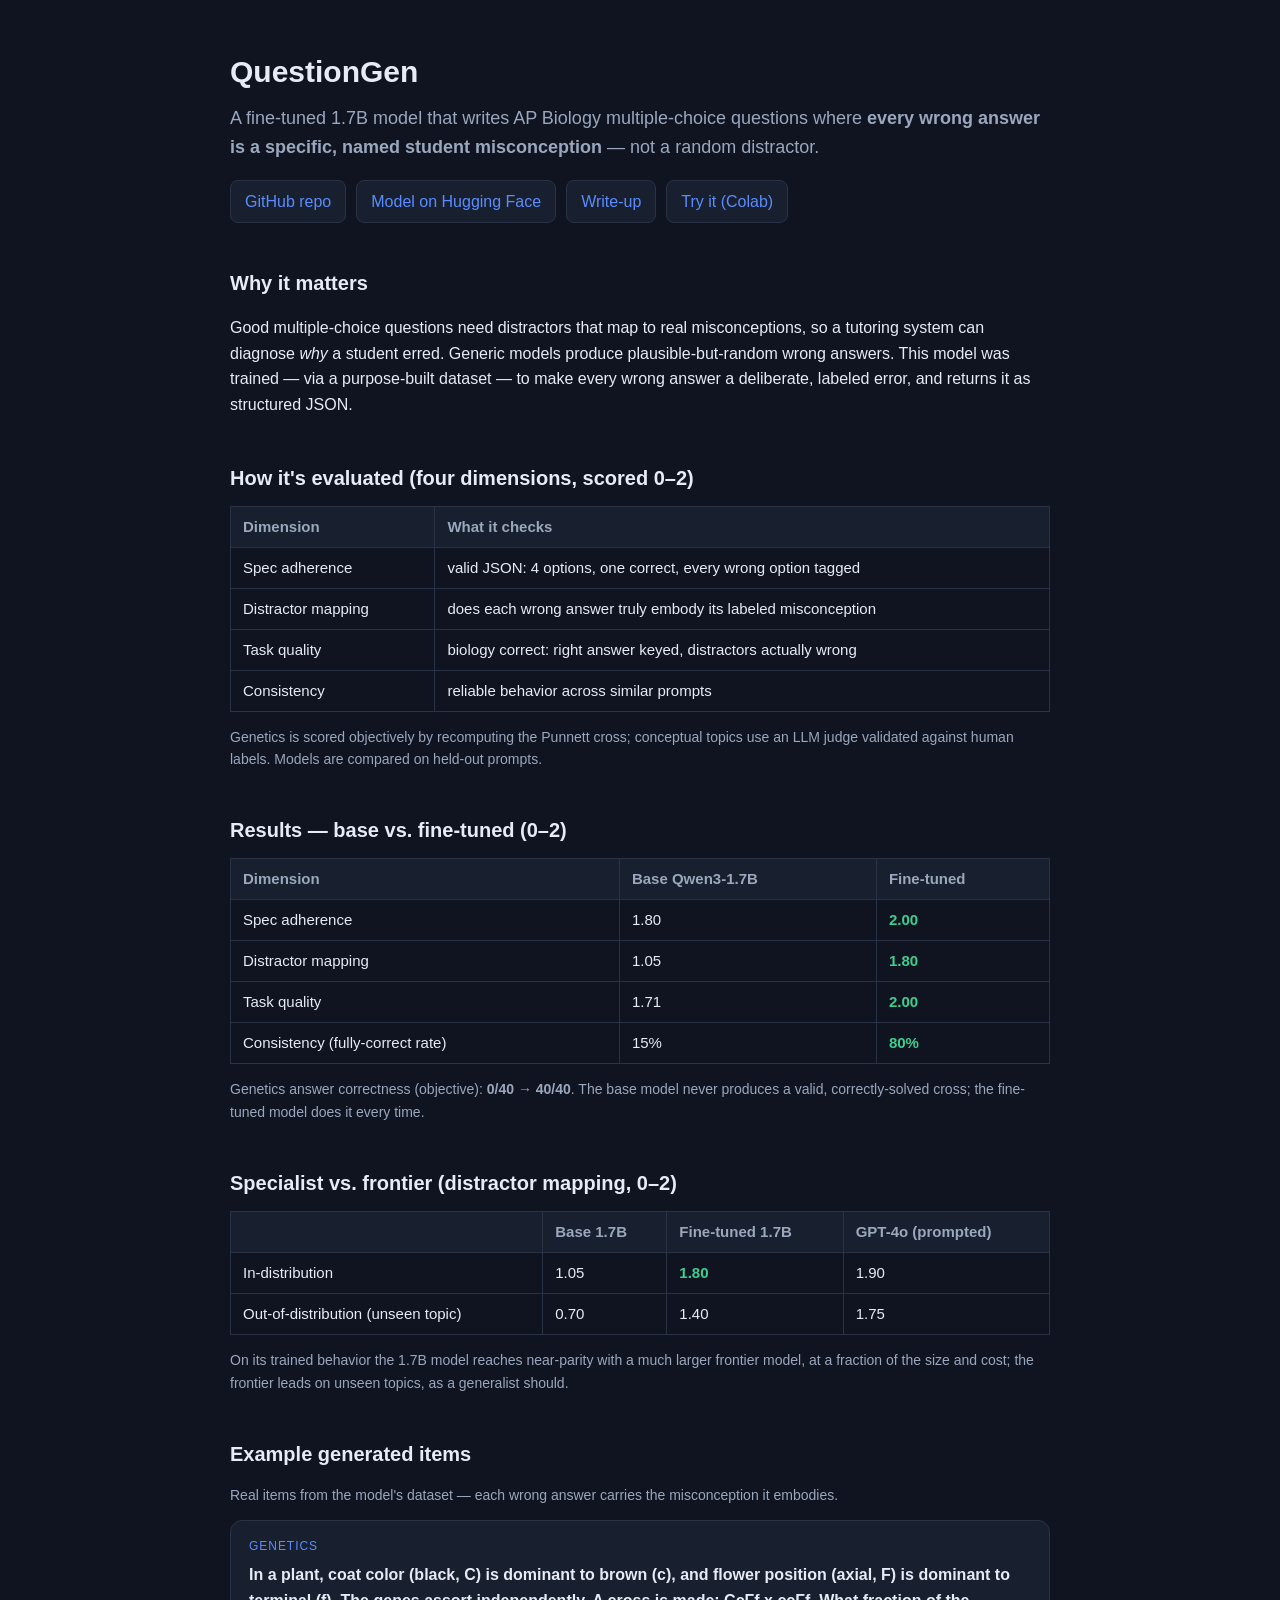
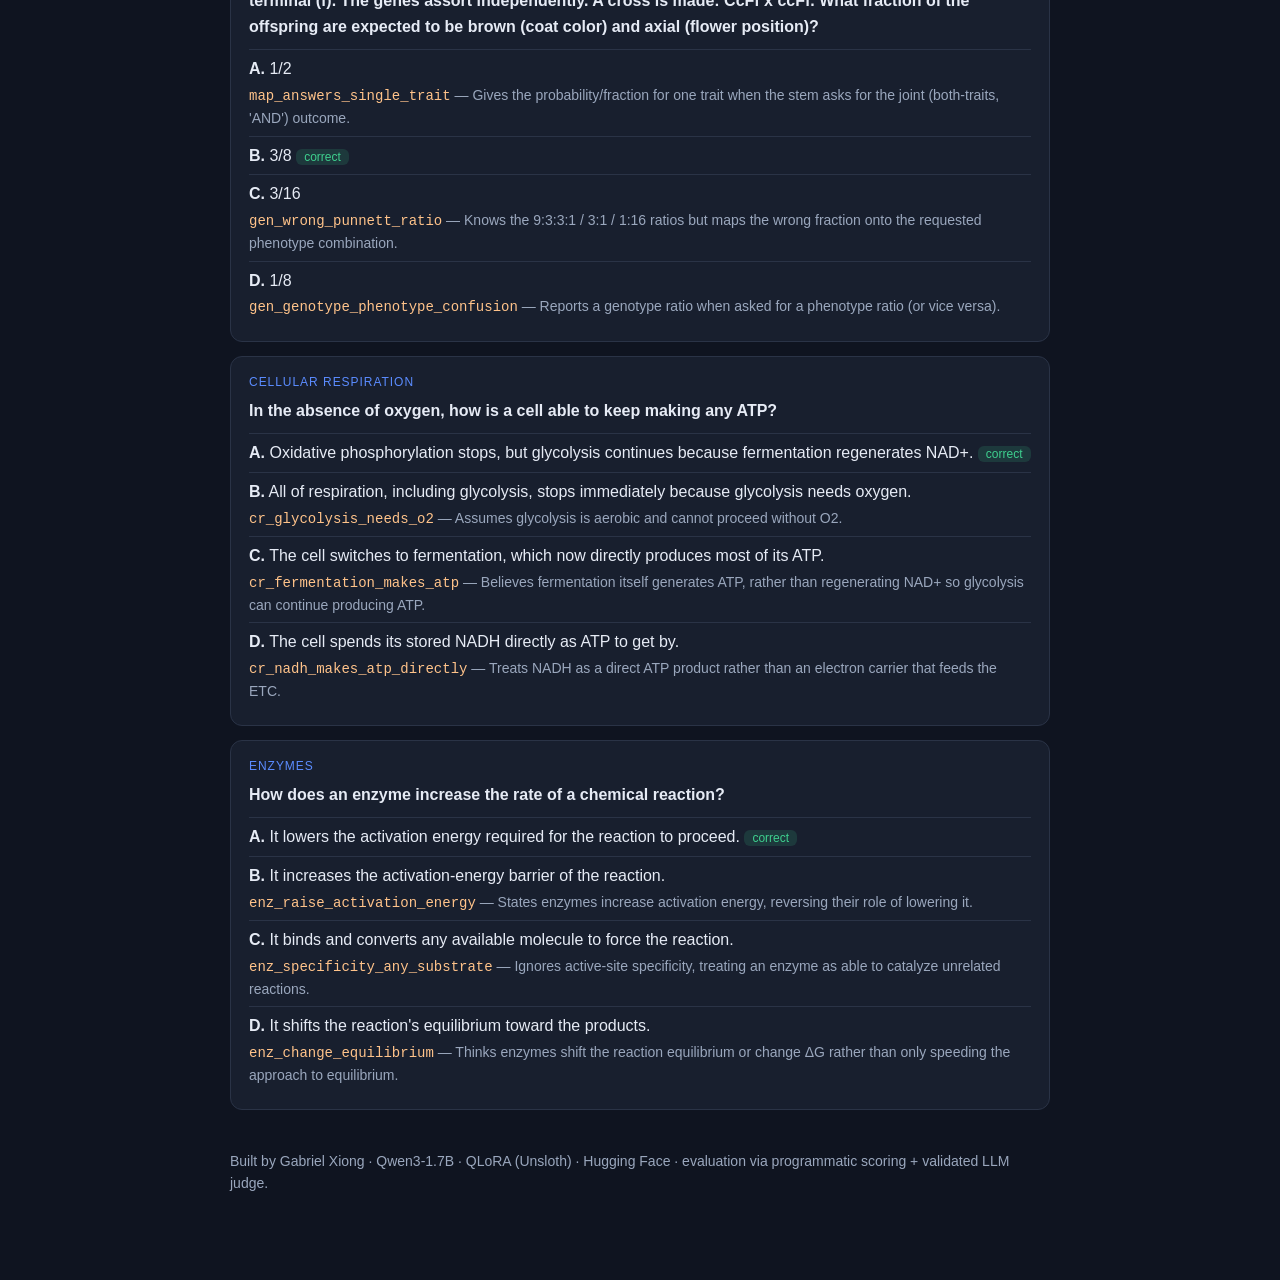
<file: docs/index.html>
<!doctype html>
<html lang="en"><head>
<meta charset="utf-8"><meta name="viewport" content="width=device-width, initial-scale=1">
<title>QuestionGen — misconception-tagged AP Bio question generator</title>
<style>
  :root{--bg:#0f1420;--card:#181f2e;--line:#2a3346;--txt:#e6ebf5;--mut:#9aa7bd;--acc:#5b8cff;--ok:#3ecf8e;}
  *{box-sizing:border-box} body{margin:0;background:var(--bg);color:var(--txt);
    font:16px/1.6 -apple-system,Segoe UI,Roboto,Helvetica,Arial,sans-serif}
  .wrap{max-width:860px;margin:0 auto;padding:48px 20px 80px}
  h1{font-size:30px;margin:0 0 8px} h2{margin:44px 0 12px;font-size:20px}
  .sub{color:var(--mut);font-size:18px;margin:0 0 8px}
  a{color:var(--acc);text-decoration:none} a:hover{text-decoration:underline}
  .links{margin:18px 0 8px;display:flex;gap:10px;flex-wrap:wrap}
  .links a{border:1px solid var(--line);padding:8px 14px;border-radius:8px;background:var(--card)}
  table{border-collapse:collapse;width:100%;margin:8px 0;font-size:15px}
  th,td{border:1px solid var(--line);padding:8px 12px;text-align:left}
  th{background:var(--card);color:var(--mut);font-weight:600}
  td.win{color:var(--ok);font-weight:700}
  .q{background:var(--card);border:1px solid var(--line);border-radius:12px;padding:16px 18px;margin:14px 0}
  .topic{text-transform:uppercase;letter-spacing:.08em;font-size:12px;color:var(--acc);margin-bottom:6px}
  .stem{font-weight:600;margin:0 0 10px}
  .choices{list-style:none;padding:0;margin:0} .choices li{padding:6px 0;border-top:1px solid var(--line)}
  .mis{color:var(--mut);font-size:14px;margin-top:2px} code{color:#ffc38a}
  .badge.ok{background:rgba(62,207,142,.15);color:var(--ok);border-radius:6px;padding:1px 8px;font-size:12px}
  .note{color:var(--mut);font-size:14px}
</style></head>
<body><div class="wrap">
  <h1>QuestionGen</h1>
  <p class="sub">A fine-tuned 1.7B model that writes AP Biology multiple-choice questions
  where <b>every wrong answer is a specific, named student misconception</b> — not a random distractor.</p>
  <div class="links">
    <a href="https://github.com/gabriel-xiong/QuestionGen">GitHub repo</a>
    <a href="https://huggingface.co/gabriel-xiong/apbio-item-generator-qwen3-1.7b-lora">Model on Hugging Face</a>
    <a href="https://github.com/gabriel-xiong/QuestionGen/blob/main/docs/brainlift_generator.md">Write-up</a>
    <a href="https://colab.research.google.com/github/gabriel-xiong/QuestionGen/blob/main/notebooks/try_it.ipynb">Try it (Colab)</a>
  </div>

  <h2>Why it matters</h2>
  <p>Good multiple-choice questions need distractors that map to real misconceptions, so a tutoring
  system can diagnose <i>why</i> a student erred. Generic models produce plausible-but-random wrong
  answers. This model was trained — via a purpose-built dataset — to make every wrong answer a
  deliberate, labeled error, and returns it as structured JSON.</p>

  <h2>How it's evaluated (four dimensions, scored 0–2)</h2>
  <table>
    <tr><th>Dimension</th><th>What it checks</th></tr>
    <tr><td>Spec adherence</td><td>valid JSON: 4 options, one correct, every wrong option tagged</td></tr>
    <tr><td>Distractor mapping</td><td>does each wrong answer truly embody its labeled misconception</td></tr>
    <tr><td>Task quality</td><td>biology correct: right answer keyed, distractors actually wrong</td></tr>
    <tr><td>Consistency</td><td>reliable behavior across similar prompts</td></tr>
  </table>
  <p class="note">Genetics is scored objectively by recomputing the Punnett cross; conceptual topics
  use an LLM judge validated against human labels. Models are compared on held-out prompts.</p>

  <h2>Results — base vs. fine-tuned (0–2)</h2>
  <table>
    <tr><th>Dimension</th><th>Base Qwen3-1.7B</th><th>Fine-tuned</th></tr>
    <tr><td>Spec adherence</td><td>1.80</td><td class="win">2.00</td></tr>
    <tr><td>Distractor mapping</td><td>1.05</td><td class="win">1.80</td></tr>
    <tr><td>Task quality</td><td>1.71</td><td class="win">2.00</td></tr>
    <tr><td>Consistency (fully-correct rate)</td><td>15%</td><td class="win">80%</td></tr>
  </table>
  <p class="note">Genetics answer correctness (objective): <b>0/40 → 40/40</b>. The base model never
  produces a valid, correctly-solved cross; the fine-tuned model does it every time.</p>

  <h2>Specialist vs. frontier (distractor mapping, 0–2)</h2>
  <table>
    <tr><th></th><th>Base 1.7B</th><th>Fine-tuned 1.7B</th><th>GPT-4o (prompted)</th></tr>
    <tr><td>In-distribution</td><td>1.05</td><td class="win">1.80</td><td>1.90</td></tr>
    <tr><td>Out-of-distribution (unseen topic)</td><td>0.70</td><td>1.40</td><td>1.75</td></tr>
  </table>
  <p class="note">On its trained behavior the 1.7B model reaches near-parity with a much larger frontier
  model, at a fraction of the size and cost; the frontier leads on unseen topics, as a generalist should.</p>

  <h2>Example generated items</h2>
  <p class="note">Real items from the model's dataset — each wrong answer carries the misconception it embodies.</p>
  <div class="q"><div class="topic">genetics</div>
<p class="stem">In a plant, coat color (black, C) is dominant to brown (c), and flower position (axial, F) is dominant to terminal (f). The genes assort independently. A cross is made: CcFf x ccFf. What fraction of the offspring are expected to be brown (coat color) and axial (flower position)?</p><ul class="choices">
<li><b>A.</b> 1/2<div class="mis"><code>map_answers_single_trait</code> — Gives the probability/fraction for one trait when the stem asks for the joint (both-traits, &#x27;AND&#x27;) outcome.</div></li>
<li class="correct"><b>B.</b> 3/8 <span class="badge ok">correct</span></li>
<li><b>C.</b> 3/16<div class="mis"><code>gen_wrong_punnett_ratio</code> — Knows the 9:3:3:1 / 3:1 / 1:16 ratios but maps the wrong fraction onto the requested phenotype combination.</div></li>
<li><b>D.</b> 1/8<div class="mis"><code>gen_genotype_phenotype_confusion</code> — Reports a genotype ratio when asked for a phenotype ratio (or vice versa).</div></li>
</ul></div>
<div class="q"><div class="topic">cellular respiration</div>
<p class="stem">In the absence of oxygen, how is a cell able to keep making any ATP?</p><ul class="choices">
<li class="correct"><b>A.</b> Oxidative phosphorylation stops, but glycolysis continues because fermentation regenerates NAD+. <span class="badge ok">correct</span></li>
<li><b>B.</b> All of respiration, including glycolysis, stops immediately because glycolysis needs oxygen.<div class="mis"><code>cr_glycolysis_needs_o2</code> — Assumes glycolysis is aerobic and cannot proceed without O2.</div></li>
<li><b>C.</b> The cell switches to fermentation, which now directly produces most of its ATP.<div class="mis"><code>cr_fermentation_makes_atp</code> — Believes fermentation itself generates ATP, rather than regenerating NAD+ so glycolysis can continue producing ATP.</div></li>
<li><b>D.</b> The cell spends its stored NADH directly as ATP to get by.<div class="mis"><code>cr_nadh_makes_atp_directly</code> — Treats NADH as a direct ATP product rather than an electron carrier that feeds the ETC.</div></li>
</ul></div>
<div class="q"><div class="topic">enzymes</div>
<p class="stem">How does an enzyme increase the rate of a chemical reaction?</p><ul class="choices">
<li class="correct"><b>A.</b> It lowers the activation energy required for the reaction to proceed. <span class="badge ok">correct</span></li>
<li><b>B.</b> It increases the activation-energy barrier of the reaction.<div class="mis"><code>enz_raise_activation_energy</code> — States enzymes increase activation energy, reversing their role of lowering it.</div></li>
<li><b>C.</b> It binds and converts any available molecule to force the reaction.<div class="mis"><code>enz_specificity_any_substrate</code> — Ignores active-site specificity, treating an enzyme as able to catalyze unrelated reactions.</div></li>
<li><b>D.</b> It shifts the reaction&#x27;s equilibrium toward the products.<div class="mis"><code>enz_change_equilibrium</code> — Thinks enzymes shift the reaction equilibrium or change ΔG rather than only speeding the approach to equilibrium.</div></li>
</ul></div>

  <p class="note" style="margin-top:40px">Built by Gabriel Xiong · Qwen3-1.7B · QLoRA (Unsloth) ·
  Hugging Face · evaluation via programmatic scoring + validated LLM judge.</p>
</div></body></html>
</file>
